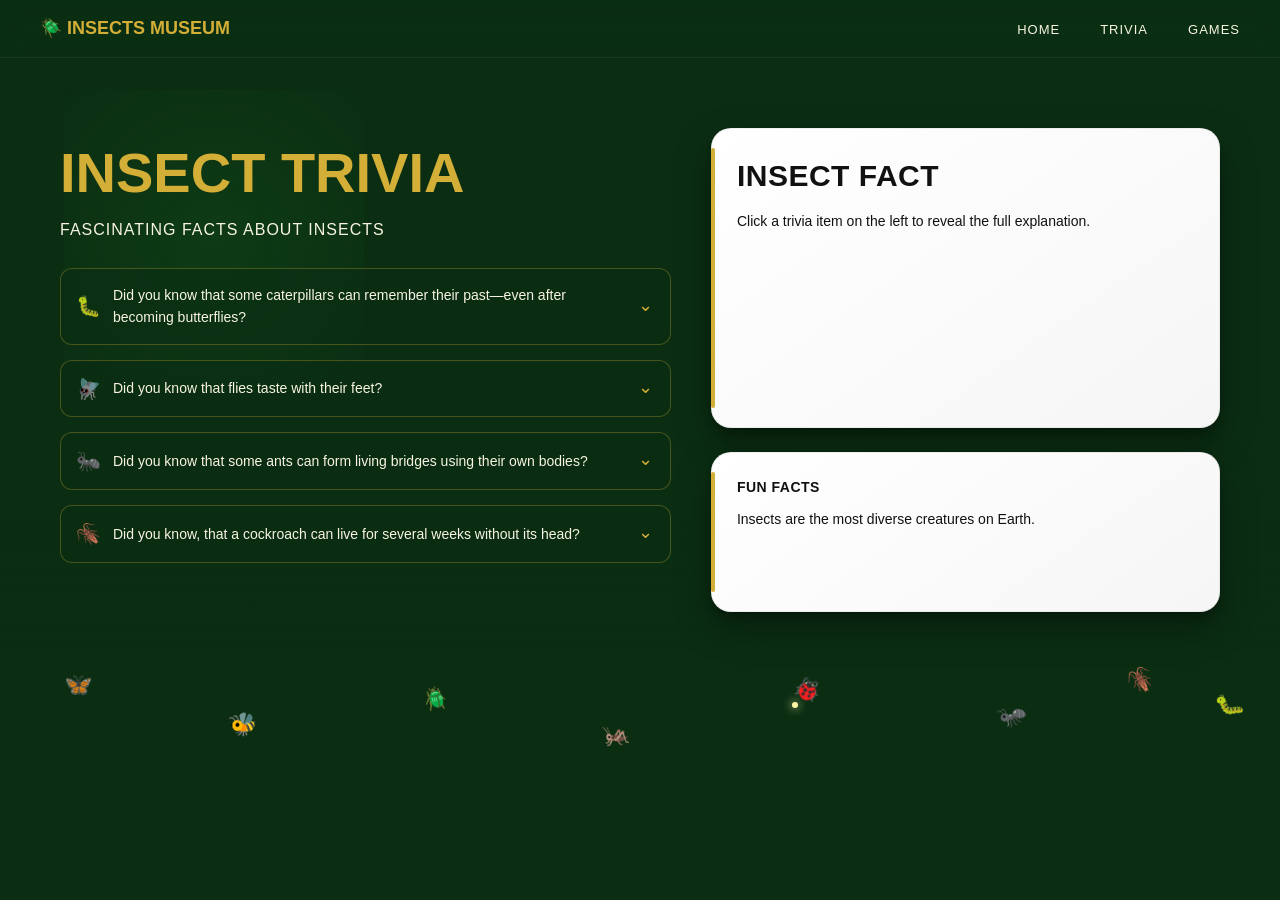
<file: trivia.html>
<!DOCTYPE html>
<html lang="en">
<head>
  <meta charset="UTF-8">
  <title>Insect Exhibit</title>
  <link rel="stylesheet" href="style.css">
</head>

<body class="no-scroll-page">

<nav class="navbar">
  <div class="logo">🪲 INSECTS MUSEUM</div>

  <ul class="nav-links">
    <li><a href="index.html">HOME</a></li>
    <li><a href="trivia.html">TRIVIA</a></li>
    <li><a href="games.html">GAMES</a></li>
  </ul>
</nav>

<!---TRIVIA SECTION (INSECTS)-->

<section class="trivia-page">

  <!-- FLOATING BUGS -->
  <div class="floating-insects">
    <span class="bug b1">🦋</span>
    <span class="bug b2">🐝</span>
    <span class="bug b3">🪲</span>
    <span class="bug b4">🦗</span>
    <span class="bug b5">🐞</span>
    <span class="bug b6">🐜</span>
    <span class="bug b7">🪳</span>
    <span class="bug b8">🐛</span>
    
  </div>

  <!-- LEFT SIDE -->
  <div class="trivia-left">
    <h1 class="trivia-title">INSECT TRIVIA</h1>
    <p class="trivia-sub">FASCINATING FACTS ABOUT INSECTS</p>

    <div class="trivia-list">

      <!-- CARD -->
      <div class="trivia-card"
        data-full="During metamorphosis, their bodies almost completely turn into a 'soup,' yet they can still keep memories like preferences and dislikes from their caterpillar stage. Talk about a glow-up that doesn’t forget where it came from!">

        <div class="trivia-header">
          <span class="icon">🐛</span>
          <p>Did you know that some caterpillars can remember their past—even after becoming butterflies?</p>
          <span class="arrow">⌄</span>
        </div>

      </div>

    
      <div class="trivia-card" 
        data-full="When they land on food, they’re actually checking if it’s good to eat. That’s why they seem to walk around before feeding.">
        
        
        <div class="trivia-header">
          <span class="icon">🪰</span>
          <p>Did you know that flies taste with their feet?</p>
          <span class="arrow">⌄</span>
        </div>
        
      </div>

      <div class="trivia-card" 
        data-full="When they need to cross gaps, they link themselves together to create a path for others. It’s like becoming part of the road—just to help the colony move forward.">
        
        <div class="trivia-header">
          <span class="icon">🐜</span>
          <p>Did you know that some ants can form living bridges using their own bodies?</p>
          <span class="arrow">⌄</span>
        </div>
        
      </div>

      <div class="trivia-card" data-full="Cockroaches doesn't die from trauma or blood loss it eventually dies of thirst, it can survive decapitation because they breathe through body portals called spiracles and possess a decentralized nervous system, eventually dying only because they lack a mouth to drink water.
">
        <div class="trivia-header">
          <span class="icon">🪳</span>
          <p>Did you know, that a cockroach can live for several weeks without its head?</p>
          <span class="arrow">⌄</span>
        </div>
        
      </div>

    </div>
  </div>

  <!-- RIGHT SIDE -->
<div class="trivia-right">

  <!--  TOP PANEL (CLICK RESULT) -->
  <div class="info-panel answer-panel">
    <h3 id="answer-title">INSECT FACT</h3>
    <p id="answer-text">
      Click a trivia item on the left to reveal the full explanation.
    </p>
  </div>

  <!-- BOTTOM PANEL (AUTO FACTS) -->
  <div class="info-panel auto-panel">
    <h3>FUN FACTS</h3>
    <p id="auto-text">
      Insects are the most diverse creatures on Earth.
    </p>
  </div>

</div>
</section>  


<script src="script.js"></script>

</body>
</html>
</file>
<file: style.css>
/* ===============================
   RESET + BASE
=============================== */
* {
  margin: 0;
  padding: 0;
  box-sizing: border-box;
}

body {
  font-family: 'Segoe UI', sans-serif;
  background: #0b2e13;
  color: #f8f4e3;
  line-height: 1.6;
  overflow-x: hidden;
  
  
}

/* BACKGROUND GLOW */
body::before {
  content: "";
  position: fixed;
  width: 300px;
  height: 300px;
  background: radial-gradient(circle, rgba(34,139,34,0.15), transparent);
  top: 10%;
  left: 5%;
  z-index: -1;
}


/* ===============================
   NAVBAR
=============================== */
.navbar {
  display: flex;
  justify-content: space-between;
  align-items: center;

  padding: 14px 40px;
  position: sticky;
  top: 0;
  z-index: 100;

  background: rgba(11, 46, 19, 0.85);
  backdrop-filter: blur(10px);
  border-bottom: 1px solid rgba(255,255,255,0.05);
}

.logo {
  color: #d4af37;
  font-size: 18px;
  font-weight: 700;
  display: flex;
  gap: 8px;
}

.nav-links {
  list-style: none;
  display: flex;
  gap: 40px;
}

.nav-links a {
  text-decoration: none;
  color: #f8f4e3;
  font-size: 13px;
  letter-spacing: 1px;
  position: relative;
  padding-bottom: 5px;
  transition: 0.25s;
}

.nav-links a:hover,
.nav-links a.active {
  color: #d4af37;
}

.nav-links a::after {
  content: "";
  position: absolute;
  left: 50%;
  bottom: 0;
  width: 0%;
  height: 2px;
  background: #d4af37;
  transform: translateX(-50%);
  transition: 0.25s;
}

.nav-links a:hover::after,
.nav-links a.active::after {
  width: 100%;
}

/* ===== HERO ===== */
.hero {
  min-height: 100vh;
  display: flex;
  align-items: center;
  padding: clamp(40px, 6vw, 100px);

  background:
    linear-gradient(to right,
      rgba(11,46,19,0.95) 0%,
      rgba(11,46,19,0.85) 35%,
      rgba(11,46,19,0.6) 60%,
      rgba(11,46,19,0.2) 80%,
      rgba(11,46,19,0.0) 100%
    ),
    url('images/Insects/bg.beetle.jpg') no-repeat right center/cover;
}

/* HERO CONTENT */
.hero-content {
  max-width: 520px;
  animation: fadeIn 1.2s ease;
}

.hero-content h1 {
  font-size: clamp(34px, 5vw, 60px);
  font-weight: 800;
  line-height: 1.1;
  color: #d4af37;
  text-shadow: 0 0 20px rgba(0,0,0,0.7);
}

.hero-content p {
  margin-top: 18px;
  font-size: clamp(14px, 1.2vw, 18px);
  opacity: 0.9;
}

/* ===== HERO EFFECTS ===== */
.hero::before {
  content: "";
  position: absolute;
  inset: 0;
  background: radial-gradient(circle at left, rgba(0,0,0,0.35), transparent 60%);
  pointer-events: none;
}

.hero::after {
  content: "";
  position: absolute;
  bottom: 0;
  right: 0;
  width: 250px;
  height: 250px;
  background: repeating-radial-gradient(
    circle at bottom right,
    rgba(255,255,255,0.04) 0px,
    rgba(255,255,255,0.04) 2px,
    transparent 2px,
    transparent 15px
  );
  opacity: 0.05;
  pointer-events: none;
  
}

/* ===== MUSEUM STRIP ===== */
.museum-strip {
  background: #f5ecd8;
  color: #3e2f1c;
  text-align: center;
  padding: clamp(40px, 6vw, 70px) 20px;
  
}

.museum-strip h2 {
  margin-bottom: 30px;
  font-size: clamp(20px, 2vw, 28px);
}

/* FEATURES */
.features {
  display: flex;
  justify-content: center; 
  flex-wrap: wrap;
  gap: 40px;
}

.feature {
  display: flex;
  flex-direction: column;
  align-items: center;
  gap: 8px;
  transition: 0.3s;
}

/* ICON */
.feature span {
  font-size: 32px;
  filter: sepia(1) hue-rotate(20deg) saturate(3);
}

/* TEXT */
.feature strong {
  font-size: 14px;
  color: #5a3e2b;
}

.feature p {
  font-size: 12px;
  color: #6b4f2a;
  max-width: 120px;
}

.feature:hover {
  transform: translateY(-5px);
}



/* ===============================
   EXHIBIT HEADER
=============================== */
.no-scroll-page {
  overflow: hidden;
}

.exhibit-header {
  text-align: center;
  padding: 30px 10px 10px;
  
}

.exhibit-header h1 {
  font-size: clamp(28px, 4vw, 48px);
  color: #d4af37;
}

/* ===============================
   CTA BUTTON (START EXPLORING)
=============================== */
.btn {
  display: inline-block;
  margin-top: 25px;
  padding: 14px 32px;

  background: linear-gradient(135deg, #d4af37, #b8962e);
  color: #1a1a1a;

  border-radius: 10px;
  font-weight: 700;
  letter-spacing: 1px;
  text-decoration: none;

  box-shadow: 0 6px 18px rgba(0,0,0,0.35);
  transition: all 0.3s ease;
}

.btn:hover {
  transform: translateY(-3px) scale(1.03);
  box-shadow: 0 12px 28px rgba(0,0,0,0.5);
  background: linear-gradient(135deg, #e6c65a, #c9a93c);
}

.btn:active {
  transform: scale(0.96);
}

/* ===============================
   GRID
=============================== */
.exhibit-grid {
  display: grid;
  grid-template-columns: repeat(5, 1fr);
  grid-template-rows: repeat(2, 1fr);
  gap: 16px;
  padding: 20px 50px;
  height: calc(100vh - 200px);
}

/* ===============================
   CARD (LIFT EFFECT)
=============================== */
.exhibit-card {
  height: 100%;
  min-height: 0;
  border-radius: 14px;
  background: #1b4332;
  background-size: cover;
  background-position: center;

  position: relative;
  overflow: hidden;
  cursor: pointer;

  border: 1px solid rgba(212,175,55,0.4);

  /* 🔥 base shadow (nakalapag) */
  box-shadow: 0 6px 15px rgba(0,0,0,0.3);

  /* smooth animation */
  transition: 
    transform 0.35s ease,
    box-shadow 0.35s ease,
    border-color 0.35s ease;

  animation: fadeUp 0.8s ease forwards;
  opacity: 0;
}

.exhibit-card:hover {
  transform: translateY(-12px) scale(1.02);

  
  box-shadow: 0 25px 45px rgba(0,0,0,0.6);

  border-color: #d4af37;
}

/* REMOVE shiny/glass effects */
.exhibit-card::before,
.exhibit-card::after {
  display: none;
}


/* ===============================
   LABEL (CLEAN & CLASSY)
=============================== */
.card-label {
  position: absolute;
  bottom: 0;
  left: 0;
  width: 100%;

  padding: 10px;

  font-size: 13px;
  text-align: center;
  color: #f8f4e3;

  /* 🔥 solid museum tag */
  background: rgba(11, 46, 19, 0.85);

  border-top: 1px solid rgba(212,175,55,0.3);
}

/* ===============================
   MODAL (WOODY / MUSEUM STYLE)
=============================== */
.modal-overlay {
  position: fixed;
  inset: 0;
  z-index: 9999;

  display: flex;
  justify-content: center;
  align-items: center;

  background: rgba(0,0,0,0.55);

  opacity: 0;
  pointer-events: none;
  transition: 0.3s;
}

.modal-overlay.active {
  opacity: 1;
  pointer-events: all;
  backdrop-filter: blur(6px);
}

/* CARD */
.modal-card {
  width: 380px;
  max-width: 90%;

  border-radius: 18px;
  overflow: hidden;

  /* 🔥 WOODY COLOR */
  background: #f3eadc; /* off-white brown */
  color: #2e2a26;

  box-shadow: 0 25px 60px rgba(0,0,0,0.6);

  transform: translateY(50px) scale(0.95);
  opacity: 0;
  transition: 0.35s ease;
}

.modal-overlay.active .modal-card {
  transform: translateY(0) scale(1);
  opacity: 1;
}

/* HEADER (TITLE ABOVE IMAGE) */
.modal-header {
  padding: 18px 20px 10px;
  text-align: center;
}

.modal-header h2 {
  font-size: 22px;
  font-weight: 700;
  color: #2b2115;
}

.modal-header .latin-name {
  font-size: 13px;
  color: #7a5c3a;
  font-style: italic;
}

/* IMAGE */
.modal-card img {
  width: 300px;      /* size ng square */
  height: 200px;     /* same = square */
  object-fit: cover; /* 🔥 important para hindi ma-stretch */

  display: block;
  margin: 0 auto 15px;

  border-radius: 12px;

  box-shadow: 0 8px 20px rgba(0,0,0,0.3);
}
/* CONTENT */
.modal-body {
  padding: 18px 22px;
}

/* INFO ROW STYLE (lion style) */
.info {
  display: flex;
  flex-direction: column;
  gap: 12px;
}

.info p {
  font-size: 14px;
  line-height: 1.4;
}

.info strong {
  display: block;
  font-size: 13px;
  color: #5a4328;
  margin-bottom: 2px;
}

.back-btn {
  position: absolute;
  top: 25px;
  left: 25px;

  width: 48px;
  height: 48px;

  display: flex;
  align-items: center;
  justify-content: center;

  font-size: 22px;
  color: #fff;

  background: rgba(255,255,255,0.15); /* 🔥 glass effect */
  border-radius: 50%;

  backdrop-filter: blur(8px);
  -webkit-backdrop-filter: blur(8px);

  cursor: pointer;
  z-index: 10000;

  transition: all 0.25s ease;
}

.back-btn:hover {
  transform: scale(1.1);
  background: rgba(255,255,255,0.25);
}


/* ===============================
   ANIMATIONS
=============================== */
@keyframes fadeUp {
  from {
    opacity: 0;
    transform: translateY(30px);
  }
  to {
    opacity: 1;
    transform: translateY(0);
  }
}

@keyframes fadeIn {
  from {
    opacity: 0;
    transform: translateY(25px);
  }
  to {
    opacity: 1;
    transform: translateY(0);
  }
}

/* ===============================
   RESPONSIVE
=============================== */
@media (max-width: 900px) {
  .exhibit-grid {
    grid-template-columns: repeat(2, 1fr);
    height: auto;
  }
}

@media (max-width: 600px) {
  .nav-links {
    display: none;
  }

  .exhibit-grid {
    grid-template-columns: 1fr;
  }
}

/* 🔥 CENTERED CONTENT (KEY FIX) */
.modal-content {
  width: 260px;           /* 👉 control size here */
  margin: 0 auto;         /* 👉 center horizontally */
}

/* IMAGE */
.modal-image img {
  width: 100%;
  aspect-ratio: 1 / 1;    /* 👉 square */
  object-fit: cover;
  border-radius: 12px;
}

/* INFO GRID */
.modal-info {
  width: 100%;
  display: flex;
  flex-direction: column;
  gap: 10px;
  margin-top: 12px;
}

.info-box {
  display: grid;
  grid-template-columns: 24px 100px 1fr;
  align-items: start;
  gap: 10px;
}

.info-box h4 {
  grid-column: 1 / 3;
  display: flex;
  align-items: center;
  gap: 6px;

  font-size: 13px;
  color: #3e2f1c;
}

.info-box p {
  grid-column: 3;
  font-size: 12px;
  color: #6b5a45;
  line-height: 1.5;
}

.icon {
  display: inline-flex;
  align-items: center;
  justify-content: center;

  width: 18px;
  height: 18px;

  margin-right: 6px;
}

/* SVG style */
.icon svg {
  width: 100%;
  height: 100%;

  fill: none;
  stroke: #2d6a4f; /* 🔥 dark green */
  stroke-width: 2;
  stroke-linecap: round;
  stroke-linejoin: round;
}

/* ===============================
   TRIVIA PAGE (INSECTS)
=============================== */

.no-scroll-page {
  overflow: hidden;
}

.trivia-page {
  display: grid;
  grid-template-columns: 1.2fr 1fr;
  gap: 40px;
  padding: 60px;
  position: relative;
}

/* LEFT */
.trivia-title {
  font-size: clamp(36px, 5vw, 56px);
  font-weight: 800;
  color: #d4af37;
  animation: fadeIn 1s ease;
}

.trivia-sub {
  color: #f8f4e3; 
  margin-bottom: 25px;
  letter-spacing: 1px;
}

/* LIST */
.trivia-list {
  display: flex;
  flex-direction: column;
  gap: 15px;
}

/* ===============================
   TRIVIA CARD (EXPANDABLE)
=============================== */
.trivia-card {
  border-radius: 12px;
  border: 1px solid rgba(212,175,55,0.3);
  background: rgba(11, 46, 19, 0.6);
  overflow: hidden;
  cursor: pointer;

   transition: 
    transform 0.35s cubic-bezier(0.22, 1, 0.36, 1),
    box-shadow 0.35s ease,
    border-color 0.3s ease;
  animation: fadeUp 0.6s ease forwards;
  opacity: 1;
}

/* stagger animation */
.trivia-card:nth-child(1) { animation-delay: 0.1s; }
.trivia-card:nth-child(2) { animation-delay: 0.2s; }
.trivia-card:nth-child(3) { animation-delay: 0.3s; }
.trivia-card:nth-child(4) { animation-delay: 0.4s; }

.trivia-card:hover {
  transform: translateY(-8px) scale(1.02) rotateX(2deg);
  border-color: #d4af37;
  box-shadow:
    0 25px 50px rgba(0,0,0,0.55),
    0 0 15px rgba(212,175,55,0.2);
}

/* HEADER */
.trivia-header {
  display: flex;
  align-items: center;
  gap: 10px;
  padding: 15px 18px;
}

.trivia-header .icon {
  font-size: 20px;
  transition: transform 0.3s ease;
}

.trivia-header p {
  flex: 1;
  font-size: 14px;
}

/* ARROW */
.trivia-header .arrow {
  color: #d4af37;
  transition: transform 0.3s ease;
  transform: translateY(-2px) scale(1.1);
}

.trivia-card.active .arrow {
  transform: rotate(-90deg)
}

/* CONTENT */
.trivia-content {
  max-height: 0;
  overflow: hidden;
  padding: 0 18px;
  font-size: 13px;
  color: #e6e0cf;
  transition: max-height 0.4s ease, padding 0.3s ease;
}

.trivia-card.active .trivia-content {
  max-height: 200px;
  padding: 10px 18px 15px;
}

/* ===============================
   RIGHT SIDE PANELS (FINAL LOOK)
=============================== */
.trivia-right {
  display: flex;
  flex-direction: column;
  gap: 24px; /* 🔥 better spacing */
}

/* BASE PANEL STYLE */
.info-panel {
  background: linear-gradient(145deg, #ffffff, #f6f6f6);
  color: #111;

  padding: 24px 26px;
  border-radius: 20px;

  box-shadow: 
    0 15px 35px rgba(0,0,0,0.35),
    0 5px 10px rgba(0,0,0,0.2),
    inset 0 0 0 1px rgba(0,0,0,0.06);

  backdrop-filter: blur(4px); /* 🔥 subtle glass feel */
}

/* TITLE STYLE */
.info-panel h3 {
  font-size: 16px;
  margin-bottom: 10px;
  letter-spacing: 0.5px;
}

/* TEXT */
.info-panel p {
  font-size: 14px;
  line-height: 1.6;
}

/* ===============================
   TOP PANEL (BIG - ANSWER)
=============================== */
.answer-panel {
  min-height: 300px;
  transition: 0.3s;
  animation: fadeUp 0.6s ease forwards;
  opacity: 1;
}

.answer-panel h3 {
  font-size: 30px;
  font-weight: 700;
  transition: 0.3s;
  animation: fadeUp 0.6s ease forwards;
  opacity: 1;
  
}

.auto-panel h3 {
  font-size: 14px;
  
  transition: 0.3s;
  animation: fadeUp 0.6s ease forwards;
  opacity: 1;
}

/* ===============================
   BOTTOM PANEL (SMALL - AUTO)
=============================== */
.auto-panel {
  min-height: 160px;
  font-size: 100px;
  transition: 0.3s;
  animation: fadeUp 0.6s ease forwards;
  opacity: 1;
}

/* INFO PANEL */ 

.info-panel::before {
  content: "";
  position: absolute;
  left: 0;
  top: 20px;
  bottom: 20px;
  width: 4px;
  background: #d4af37;
  border-radius: 2px;
}

.info-panel {
  position: relative;
}


/* ===============================
   HOVER EFFECT (SUBTLE)
=============================== */
.info-panel:hover {
  transform: translateY(-3px);
  box-shadow: 
    0 14px 30px rgba(0,0,0,0.3),
    inset 0 0 0 1px rgba(0,0,0,0.05);
}

/* TEXT ANIMATION */
#info-text,
#auto-text {
  transition: opacity 0.3s ease;
}

/* ===============================
   BACKGROUND DECOR
=============================== */
.trivia-page::after {
  content: "";
  position: absolute;
  bottom: 0;
  width: 100%;
  height: 150px;
  background: linear-gradient(
    to top,
    #0b2e13,
    rgba(11,46,19,0.6),
    transparent
  );
  pointer-events: none;
}

/* ===============================
   FLOATING INSECTS
=============================== */
.floating-insects {
  position: absolute;
  inset: 0;
  pointer-events: none;
  z-index: 1;
  
}

.bug {
  position: absolute;
  font-size: 22px;
  opacity: 100;
  animation: floatBug linear infinite;
}

.b1 { left: 5%;   bottom: -30px; animation-duration: 17s; animation-delay: 0s;   transform: rotate(10deg); }
.b2 { left: 18%;  bottom: -70px; animation-duration: 24s; animation-delay: 3s;   transform: rotate(-15deg); }
.b3 { left: 33%;  bottom: -45px; animation-duration: 19s; animation-delay: 1s;   transform: rotate(25deg); }
.b4 { left: 47%;  bottom: -80px; animation-duration: 26s; animation-delay: 5s;   transform: rotate(-5deg); }
.b5 { left: 62%;  bottom: -35px; animation-duration: 18s; animation-delay: 2s;   transform: rotate(40deg); }
.b6 { left: 78%;  bottom: -60px; animation-duration: 22s; animation-delay: 4s;   transform: rotate(-30deg); }
.b7 { left: 88%;  bottom: -25px; animation-duration: 16s; animation-delay: 6s;   transform: rotate(15deg); }
.b8 { left: 95%;  bottom: -50px; animation-duration: 23s; animation-delay: 1.5s; transform: rotate(-20deg); }


@keyframes floatBug {
  0% { transform: translateY(0) translateX(0) rotate(0deg); opacity: 50; }
  50% { transform: translateY(-300px) translateX(20px) rotate(10deg); opacity: 50; }
  100% { transform: translateY(-600px) translateX(-30px) rotate(-10deg); opacity: 50; }
}

/* ===============================
   LAYER FIX
=============================== */
.trivia-left,
.trivia-right {
  position: relative;
  padding-top: 10px;
  z-index: 2;
}

/* ===============================
   RESPONSIVE
=============================== */
@media (max-width: 900px) {
  .trivia-page {
    grid-template-columns: 1fr;
  }
}

  /* ===============================
   GAMES PAGE BACKGROUND (SCOPED)
================================= */
.games-bg {
  margin: 0;

  background:
    linear-gradient(rgba(0,0,0,0.6), rgba(0,0,0,0.7)),
    url('images/bf-forest.jpg') center/cover no-repeat;

  min-height: 100vh;
}

/* ANIMATED FOREST EFFECT */
.games-bg::before {
  content: "";
  position: fixed;
  inset: 0;

  background: url("images/bg-forest.jpg");
  opacity: 0.05;

  animation: moveBg 40s linear infinite;
  pointer-events: none;
  z-index: -1;
}



@keyframes moveBg {
  0% { transform: translate(0, 0); }
  100% { transform: translate(-200px, -200px); }
}

@keyframes sparkle {
  0% { transform: translateY(0); }
  100% { transform: translateY(-200px); }
}


/* ===============================
   GAMES PAGE
================================= */
.games-page {
  text-align: center;
  padding: 50px;
  color: #f8f4e3;
}

.games-title {
  font-size: 48px;
  color: #d4af37;
}

.games-sub {
  margin-bottom: 40px;
  color: #e6d8b5;
}

/* GRID */
.games-grid {
  display: flex;
  justify-content: center;
  gap: 30px;
  flex-wrap: wrap;
}

/* GAME CARD */
.game-card {
  width: 280px;
  padding: 20px;
  border-radius: 18px;
  background: linear-gradient(145deg, #e6d3a3, #c9a66b);
  color: #2b2115;
  box-shadow: 0 10px 30px rgba(0,0,0,0.4);
  transition: all 0.3s ease;
}

.game-card img {
  width: 100%;
  height: 150px;
  object-fit: cover;
  border-radius: 12px;
  margin-bottom: 15px;
}

.game-card h3 {
  margin-bottom: 10px;
  font-size: 18px;
}

.game-card p {
  font-size: 14px;
  margin-bottom: 15px;
}

.play-btn {
  padding: 10px 20px;
  border: none;
  background: #2b5d34;
  color: #fff;
  border-radius: 8px;
  cursor: pointer;
  transition: 0.2s;
}

.play-btn:hover {
  background: #3a7a45;
  transform: scale(1.05);
}

.game-card:hover {
  transform: translateY(-10px) scale(1.03);
  box-shadow: 0 20px 40px rgba(0,0,0,0.6);
}


/* ===============================
   GAME SCREEN (OVERLAY)
================================= */
#game-screen {
  position: fixed;
  inset: 0;
  z-index: 9999;

  display: none;

  justify-content: center;
  align-items: center;

  background:
    linear-gradient(rgba(0,0,0,0.6), rgba(0,0,0,0.7)),
    url('images/bf-forest.jpg') center/cover no-repeat;

  overflow: hidden;
}

/* SHOW GAME */
#game-screen.active {
  display: flex;
}


/* ===============================
   GAME UI (READY NA)
================================= */
.start-panel {
  text-align: center;
  max-width: 500px;
  color: #f8f4e3;
}

.start-panel h1 {
  font-size: 42px;
  margin-bottom: 10px;
}

.game-desc {
  font-size: 14px;
  opacity: 0.9;
  margin-bottom: 25px;
}

.difficulty-select {
  display: flex;
  justify-content: center;
  gap: 12px;
  margin-bottom: 20px;
}

.diff-btn {
  padding: 10px 18px;
  border-radius: 8px;
  border: 1px solid #d4af37;
  background: transparent;
  color: #d4af37;
  cursor: pointer;
  transition: 0.2s;
}

.diff-btn:hover,
.diff-btn.active {
  background: #d4af37;
  color: #1a1a1a;
}

.start-btn {
  padding: 14px 30px;
  border-radius: 10px;
  background: #d4af37;
  border: none;
  font-weight: bold;
  cursor: pointer;
}

.topbar {
  display: flex;
  justify-content: space-between;
  padding: 15px 30px;
  color: #f8f4e3;
  font-size: 16px;
}

#game-area {
  position: relative;
  width: 100%;
  height: calc(100vh - 60px);
  cursor: crosshair;
}

.insect {
  position: absolute;
  font-size: 28px;
  cursor: pointer;
  user-select: none;
  transition: transform 0.2s;
}

.insect:hover {
  transform: scale(1.2);
}

.firefly {
  position: fixed;
  width: 6px;
  height: 6px;
  background: #fff8a6;
  border-radius: 50%;
  box-shadow: 0 0 10px #fff8a6;
  pointer-events: none;
  animation: floatFirefly linear infinite;
}

@keyframes floatFirefly {
  0% {
    transform: translate(0, 0);
    opacity: 0;
  }
  50% {
    opacity: 1;
  }
  100% {
    transform: translate(-200px, -300px);
    opacity: 0;
  }
}

/* ===============================
   GAME UI
================================= */
.game-ui {
  width: 100%;
  height: 100%;
  position: relative;
}

.close-btn {
  position: absolute;
  top: 20px;
  right: 20px;

  background: #d4af37;
  border: none;
  border-radius: 50%;

  width: 40px;
  height: 40px;

  cursor: pointer;
  font-size: 18px;
}

.topbar {
  display: flex;
  justify-content: space-between;
  padding: 20px 40px;
  color: #fff;
  font-size: 18px;
}

#game-area {
  position: relative;
  width: 100%;
  height: calc(100vh - 80px);
}

.insect {
  position: absolute;
  font-size: 32px;
  cursor: pointer;
  user-select: none;
  transition: transform 0.1s;
}

.insect:hover {
  transform: scale(1.3);
}

/* ===============================
   MENU PANEL
================================= */
.menu-panel {
  background: linear-gradient(145deg, #e6d3a3, #c9a66b);
  padding: 30px;
  border-radius: 20px;
  width: 400px;
  text-align: center;
  color: #2b2115;
  position: relative;
}

.menu-panel h1 {
  margin-bottom: 10px;
}

.menu-panel .desc {
  font-size: 14px;
  margin-bottom: 15px;
}

.mechanics {
  text-align: left;
  font-size: 13px;
  margin-bottom: 15px;
}

.high-score {
  margin-bottom: 15px;
  font-weight: bold;
}

.diff-btn {
  margin: 5px;
  padding: 10px 15px;
  border: none;
  background: #2b5d34;
  color: #fff;
  border-radius: 8px;
  cursor: pointer;
}
</file>
